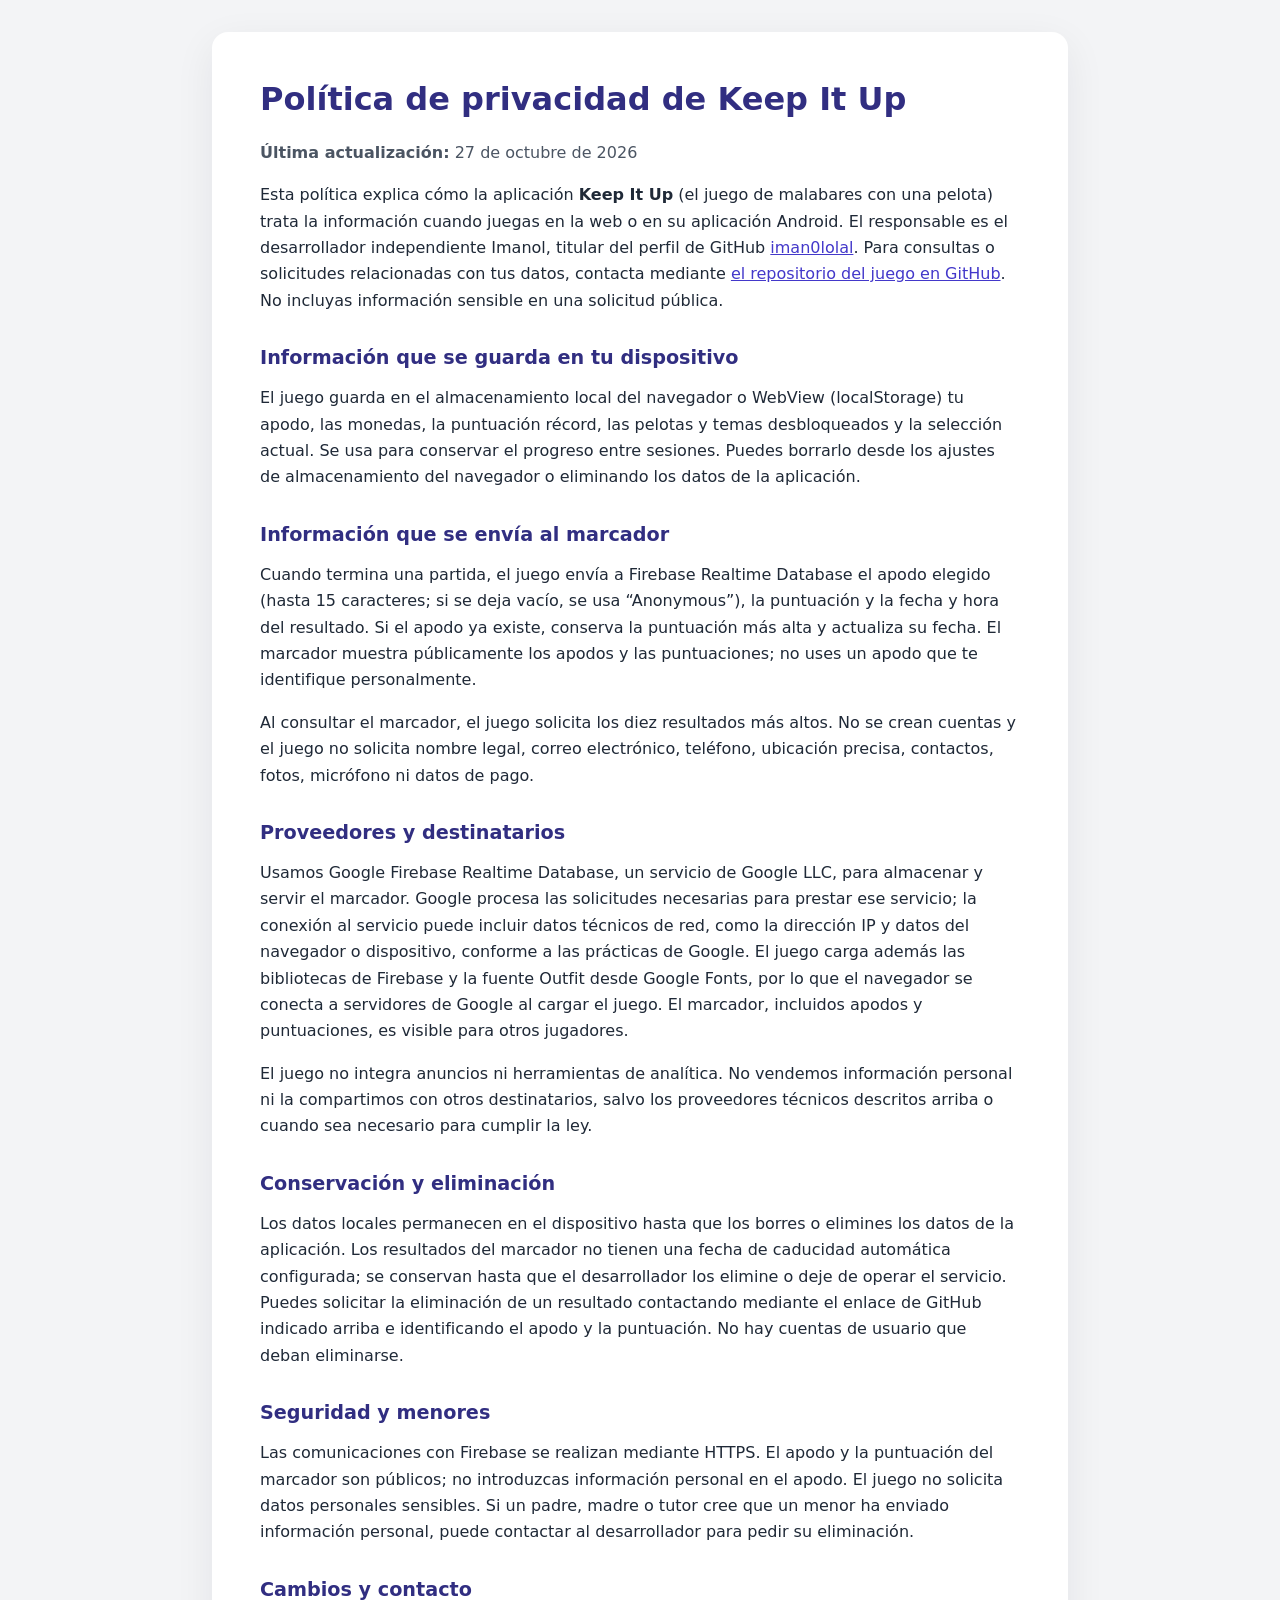
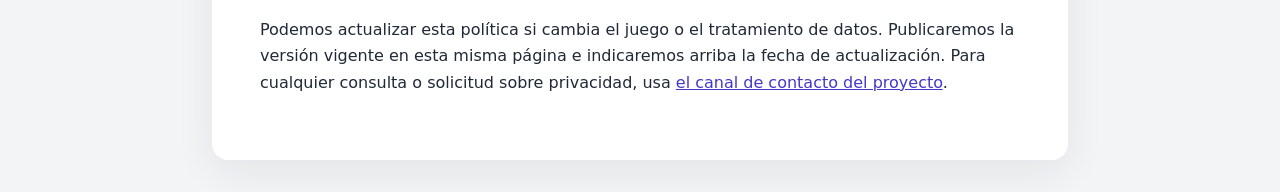
<file: privacy.html>
<!doctype html>
<html lang="es">
<head>
  <meta charset="utf-8">
  <meta name="viewport" content="width=device-width, initial-scale=1">
  <meta name="theme-color" content="#1e1b4b">
  <title>Política de privacidad | Keep It Up</title>
  <style>
    :root { color-scheme: light; font-family: system-ui, -apple-system, "Segoe UI", sans-serif; color: #1f2937; background: #f3f4f6; }
    body { margin: 0; padding: 2rem 1rem; }
    main { max-width: 760px; margin: 0 auto; padding: clamp(1.25rem, 5vw, 3rem); background: white; border-radius: 1rem; box-shadow: 0 12px 40px #11182712; }
    h1, h2 { color: #312e81; line-height: 1.2; }
    h1 { margin-top: 0; }
    h2 { margin-top: 2rem; font-size: 1.2rem; }
    p, li { line-height: 1.65; }
    a { color: #4338ca; }
    .updated { color: #4b5563; }
  </style>
</head>
<body>
<main>
  <h1>Política de privacidad de Keep It Up</h1>
  <p class="updated"><strong>Última actualización:</strong> 27 de octubre de 2026</p>
  <p>Esta política explica cómo la aplicación <strong>Keep It Up</strong> (el juego de malabares con una pelota) trata la información cuando juegas en la web o en su aplicación Android. El responsable es el desarrollador independiente Imanol, titular del perfil de GitHub <a href="https://github.com/iman0lolal">iman0lolal</a>. Para consultas o solicitudes relacionadas con tus datos, contacta mediante <a href="https://github.com/iman0lolal/keepitup/issues">el repositorio del juego en GitHub</a>. No incluyas información sensible en una solicitud pública.</p>

  <h2>Información que se guarda en tu dispositivo</h2>
  <p>El juego guarda en el almacenamiento local del navegador o WebView (localStorage) tu apodo, las monedas, la puntuación récord, las pelotas y temas desbloqueados y la selección actual. Se usa para conservar el progreso entre sesiones. Puedes borrarlo desde los ajustes de almacenamiento del navegador o eliminando los datos de la aplicación.</p>

  <h2>Información que se envía al marcador</h2>
  <p>Cuando termina una partida, el juego envía a Firebase Realtime Database el apodo elegido (hasta 15 caracteres; si se deja vacío, se usa “Anonymous”), la puntuación y la fecha y hora del resultado. Si el apodo ya existe, conserva la puntuación más alta y actualiza su fecha. El marcador muestra públicamente los apodos y las puntuaciones; no uses un apodo que te identifique personalmente.</p>
  <p>Al consultar el marcador, el juego solicita los diez resultados más altos. No se crean cuentas y el juego no solicita nombre legal, correo electrónico, teléfono, ubicación precisa, contactos, fotos, micrófono ni datos de pago.</p>

  <h2>Proveedores y destinatarios</h2>
  <p>Usamos Google Firebase Realtime Database, un servicio de Google LLC, para almacenar y servir el marcador. Google procesa las solicitudes necesarias para prestar ese servicio; la conexión al servicio puede incluir datos técnicos de red, como la dirección IP y datos del navegador o dispositivo, conforme a las prácticas de Google. El juego carga además las bibliotecas de Firebase y la fuente Outfit desde Google Fonts, por lo que el navegador se conecta a servidores de Google al cargar el juego. El marcador, incluidos apodos y puntuaciones, es visible para otros jugadores.</p>
  <p>El juego no integra anuncios ni herramientas de analítica. No vendemos información personal ni la compartimos con otros destinatarios, salvo los proveedores técnicos descritos arriba o cuando sea necesario para cumplir la ley.</p>

  <h2>Conservación y eliminación</h2>
  <p>Los datos locales permanecen en el dispositivo hasta que los borres o elimines los datos de la aplicación. Los resultados del marcador no tienen una fecha de caducidad automática configurada; se conservan hasta que el desarrollador los elimine o deje de operar el servicio. Puedes solicitar la eliminación de un resultado contactando mediante el enlace de GitHub indicado arriba e identificando el apodo y la puntuación. No hay cuentas de usuario que deban eliminarse.</p>

  <h2>Seguridad y menores</h2>
  <p>Las comunicaciones con Firebase se realizan mediante HTTPS. El apodo y la puntuación del marcador son públicos; no introduzcas información personal en el apodo. El juego no solicita datos personales sensibles. Si un padre, madre o tutor cree que un menor ha enviado información personal, puede contactar al desarrollador para pedir su eliminación.</p>

  <h2>Cambios y contacto</h2>
  <p>Podemos actualizar esta política si cambia el juego o el tratamiento de datos. Publicaremos la versión vigente en esta misma página e indicaremos arriba la fecha de actualización. Para cualquier consulta o solicitud sobre privacidad, usa <a href="https://github.com/iman0lolal/keepitup/issues">el canal de contacto del proyecto</a>.</p>
</main>
</body>
</html>
</file>
